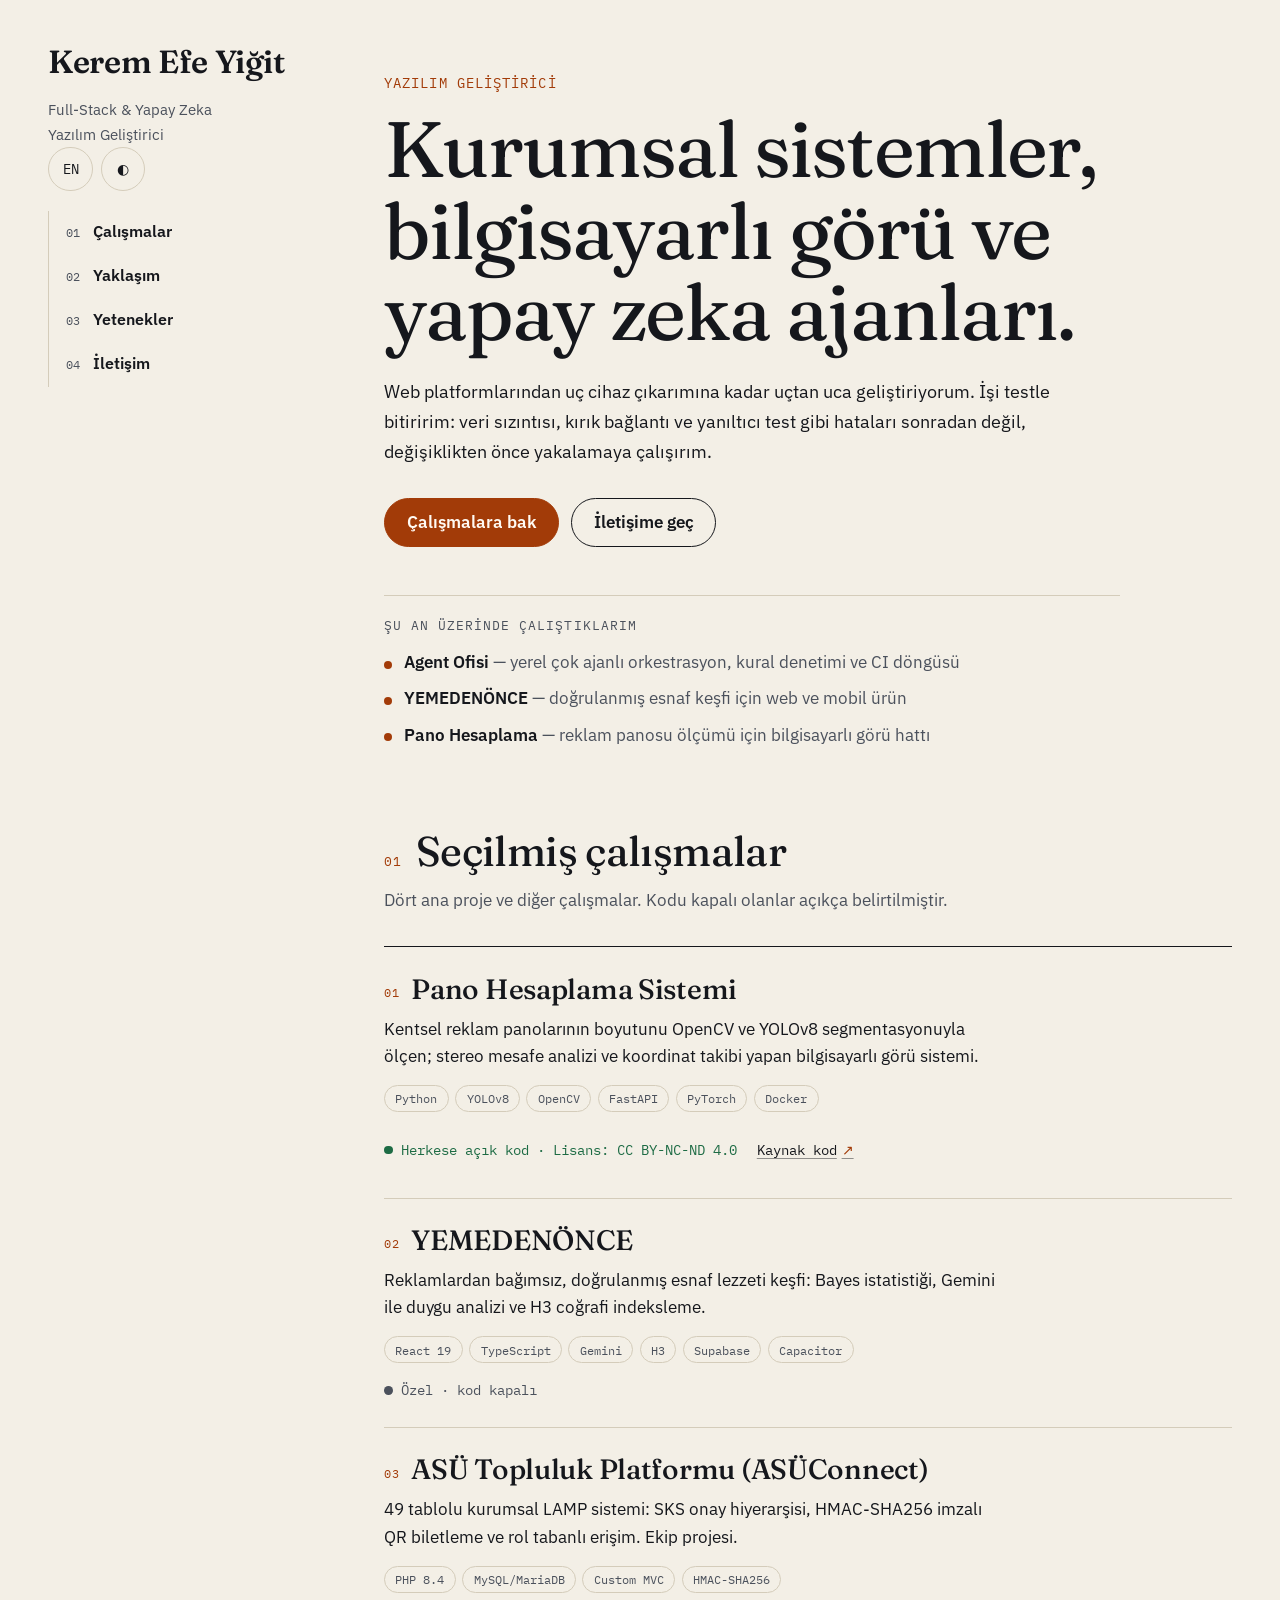
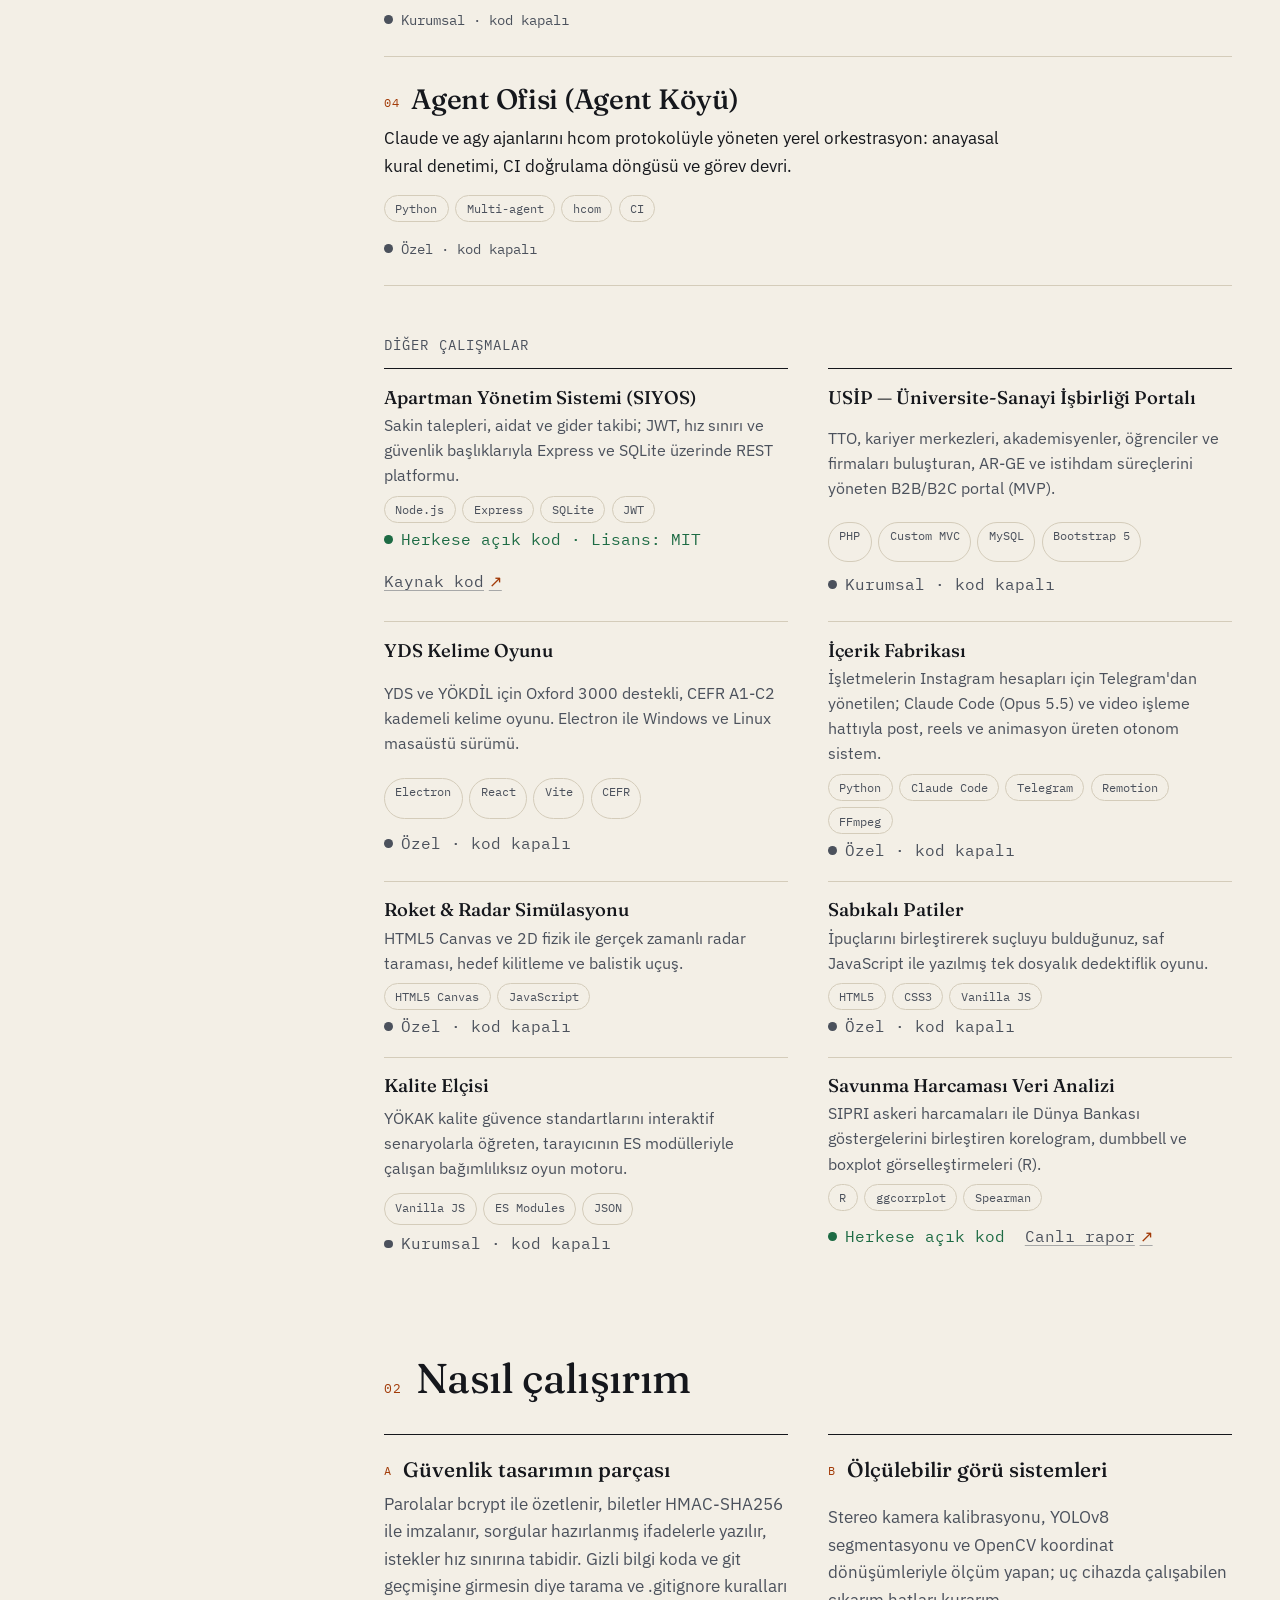
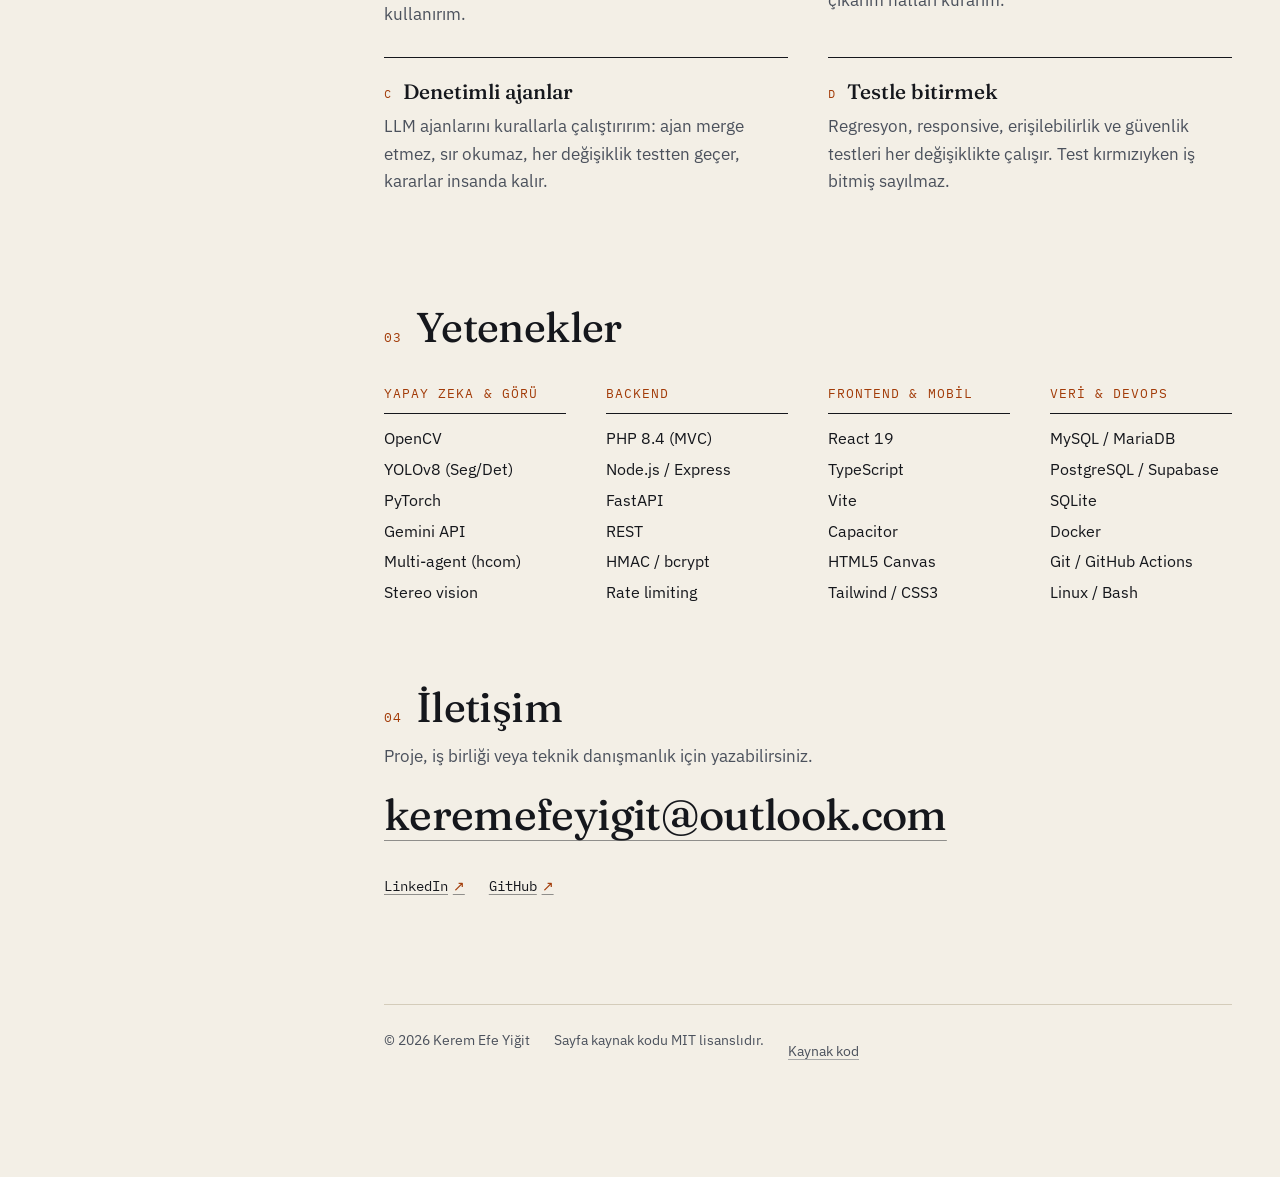
<file: index.html>
<!DOCTYPE html>
<html lang="tr">
<head>
<meta charset="utf-8">
<meta http-equiv="Content-Security-Policy" content="default-src 'none'; script-src 'self'; style-src 'self'; img-src 'self' data:; font-src 'self'; connect-src 'none'; base-uri 'none'; form-action 'none'; manifest-src 'none'">
<meta name="viewport" content="width=device-width, initial-scale=1">
<title>Kerem Efe Yiğit — Full-Stack &amp; Yapay Zeka Yazılım Geliştirici</title>
<meta name="description" content="Kerem Efe Yiğit: kurumsal web sistemleri, bilgisayarlı görü ve çok ajanlı yapay zeka orkestrasyonu geliştiren yazılımcı. Seçilmiş çalışmalar, yaklaşım ve iletişim.">
<meta name="referrer" content="strict-origin-when-cross-origin">
<meta name="color-scheme" content="light dark">
<meta name="theme-color" content="#f3efe6" media="(prefers-color-scheme: light)">
<meta name="theme-color" content="#101215" media="(prefers-color-scheme: dark)">
<link rel="canonical" href="https://keremefeyigit.github.io/">
<link rel="alternate" hreflang="tr" href="https://keremefeyigit.github.io/">
<link rel="alternate" hreflang="en" href="https://keremefeyigit.github.io/en/">
<link rel="alternate" hreflang="x-default" href="https://keremefeyigit.github.io/">
<link rel="icon" href="/assets/img/favicon.svg" type="image/svg+xml">
<meta property="og:type" content="website">
<meta property="og:site_name" content="Kerem Efe Yiğit">
<meta property="og:title" content="Kerem Efe Yiğit — Full-Stack &amp; Yapay Zeka Yazılım Geliştirici">
<meta property="og:description" content="Kerem Efe Yiğit: kurumsal web sistemleri, bilgisayarlı görü ve çok ajanlı yapay zeka orkestrasyonu geliştiren yazılımcı. Seçilmiş çalışmalar, yaklaşım ve iletişim.">
<meta property="og:url" content="https://keremefeyigit.github.io/">
<meta property="og:locale" content="tr_TR">
<meta property="og:image" content="https://keremefeyigit.github.io/assets/img/og.png">
<meta property="og:image:width" content="1200">
<meta property="og:image:height" content="630">
<meta property="og:image:alt" content="Kerem Efe Yiğit — Full-Stack &amp; Yapay Zeka Yazılım Geliştirici">
<meta name="twitter:card" content="summary_large_image">
<meta name="twitter:title" content="Kerem Efe Yiğit — Full-Stack &amp; Yapay Zeka Yazılım Geliştirici">
<meta name="twitter:description" content="Kerem Efe Yiğit: kurumsal web sistemleri, bilgisayarlı görü ve çok ajanlı yapay zeka orkestrasyonu geliştiren yazılımcı. Seçilmiş çalışmalar, yaklaşım ve iletişim.">
<meta name="twitter:image" content="https://keremefeyigit.github.io/assets/img/og.png">
<link rel="preload" href="/assets/fonts/fraunces-latin-wght-normal.woff2" as="font" type="font/woff2" crossorigin>
<link rel="preload" href="/assets/fonts/ibm-plex-sans-latin-400-normal.woff2" as="font" type="font/woff2" crossorigin>
<link rel="stylesheet" href="/assets/css/style.css">
<script src="/assets/js/theme.js"></script>
<script type="application/ld+json">
{
  "@context": "https://schema.org",
  "@type": "Person",
  "name": "Kerem Efe Yiğit",
  "url": "https://keremefeyigit.github.io/",
  "jobTitle": "Full-Stack & Yapay Zeka Yazılım Geliştirici",
  "inLanguage": "tr",
  "sameAs": [
    "https://github.com/keremefeyigit",
    "https://www.linkedin.com/in/kerem-efe-yi%C4%9Fit/"
  ],
  "knowsAbout": [
    "Computer vision",
    "OpenCV",
    "YOLOv8",
    "PHP",
    "Node.js",
    "React",
    "TypeScript",
    "Multi-agent systems"
  ]
}
</script>
</head>
<body>
<a class="skip" href="#main">İçeriğe geç</a>
<div class="shell">
<header class="rail">
  <div class="rail-top">
    <div>
      <a class="brand" href="/">Kerem Efe Yiğit</a>
      <p class="role">Full-Stack &amp; Yapay Zeka Yazılım Geliştirici</p>
    </div>
    <div class="tools">
      <a class="lang" href="/en/" hreflang="en" lang="en" title="English">EN</a>
      <button class="theme" type="button" data-theme-toggle data-label-dark="Koyu tema" data-label-light="Açık tema" aria-label="Tema değiştir" aria-pressed="false" hidden>&#9680;</button>
    </div>
  </div>
  <nav aria-label="Ana gezinme" data-nav><ol class="nav"><li><a href="#work"><span class="n">01</span>Çalışmalar</a></li><li><a href="#approach"><span class="n">02</span>Yaklaşım</a></li><li><a href="#skills"><span class="n">03</span>Yetenekler</a></li><li><a href="#contact"><span class="n">04</span>İletişim</a></li></ol></nav>
</header>
<main id="main">
  <section class="hero" aria-labelledby="hero-title">
    <p class="kicker">Yazılım geliştirici</p>
    <h1 id="hero-title">Kurumsal sistemler, bilgisayarlı görü ve yapay zeka ajanları.</h1>
    <p class="lead">Web platformlarından uç cihaz çıkarımına kadar uçtan uca geliştiriyorum. İşi testle bitiririm: veri sızıntısı, kırık bağlantı ve yanıltıcı test gibi hataları sonradan değil, değişiklikten önce yakalamaya çalışırım.</p>
    <p class="cta"><a class="btn" href="#work">Çalışmalara bak</a><a class="btn ghost" href="#contact">İletişime geç</a></p>
    <div class="now"><p class="now-title">Şu an üzerinde çalıştıklarım</p><ul><li><strong>Agent Ofisi</strong> <span>— yerel çok ajanlı orkestrasyon, kural denetimi ve CI döngüsü</span></li><li><strong>YEMEDENÖNCE</strong> <span>— doğrulanmış esnaf keşfi için web ve mobil ürün</span></li><li><strong>Pano Hesaplama</strong> <span>— reklam panosu ölçümü için bilgisayarlı görü hattı</span></li></ul></div>
  </section>

  <section id="work" aria-labelledby="work-title">
    <h2 id="work-title"><span class="n">01</span>Seçilmiş çalışmalar</h2>
    <p class="intro">Dört ana proje ve diğer çalışmalar. Kodu kapalı olanlar açıkça belirtilmiştir.</p>
    <ol class="featured"><li class="proj" id="p-pano"><h3>Pano Hesaplama Sistemi</h3><p>Kentsel reklam panolarının boyutunu OpenCV ve YOLOv8 segmentasyonuyla ölçen; stereo mesafe analizi ve koordinat takibi yapan bilgisayarlı görü sistemi.</p><ul class="tags"><li>Python</li><li>YOLOv8</li><li>OpenCV</li><li>FastAPI</li><li>PyTorch</li><li>Docker</li></ul><p class="meta"><span class="vis open">Herkese açık kod · Lisans: CC BY-NC-ND 4.0</span><span class="links"><a href="https://github.com/keremefeyigit/PanoHesaplamaSistemi" rel="noopener noreferrer" target="_blank">Kaynak kod</a></span></p></li><li class="proj" id="p-yemedenonce"><h3>YEMEDENÖNCE</h3><p>Reklamlardan bağımsız, doğrulanmış esnaf lezzeti keşfi: Bayes istatistiği, Gemini ile duygu analizi ve H3 coğrafi indeksleme.</p><ul class="tags"><li>React 19</li><li>TypeScript</li><li>Gemini</li><li>H3</li><li>Supabase</li><li>Capacitor</li></ul><p class="meta"><span class="vis private">Özel · kod kapalı</span></p></li><li class="proj" id="p-asu"><h3>ASÜ Topluluk Platformu (ASÜConnect)</h3><p>49 tablolu kurumsal LAMP sistemi: SKS onay hiyerarşisi, HMAC-SHA256 imzalı QR biletleme ve rol tabanlı erişim. Ekip projesi.</p><ul class="tags"><li>PHP 8.4</li><li>MySQL/MariaDB</li><li>Custom MVC</li><li>HMAC-SHA256</li></ul><p class="meta"><span class="vis corporate">Kurumsal · kod kapalı</span></p></li><li class="proj" id="p-agent"><h3>Agent Ofisi (Agent Köyü)</h3><p>Claude ve agy ajanlarını hcom protokolüyle yöneten yerel orkestrasyon: anayasal kural denetimi, CI doğrulama döngüsü ve görev devri.</p><ul class="tags"><li>Python</li><li>Multi-agent</li><li>hcom</li><li>CI</li></ul><p class="meta"><span class="vis private">Özel · kod kapalı</span></p></li></ol>
    <h3 class="more-title">Diğer çalışmalar</h3>
    <ul class="more"><li id="p-siyos"><h3>Apartman Yönetim Sistemi (SIYOS)</h3><p>Sakin talepleri, aidat ve gider takibi; JWT, hız sınırı ve güvenlik başlıklarıyla Express ve SQLite üzerinde REST platformu.</p><ul class="tags"><li>Node.js</li><li>Express</li><li>SQLite</li><li>JWT</li></ul><p class="meta"><span class="vis open">Herkese açık kod · Lisans: MIT</span><span class="links"><a href="https://github.com/keremefeyigit/Apartman-Yonetim-Sistemi" rel="noopener noreferrer" target="_blank">Kaynak kod</a></span></p></li><li id="p-usip"><h3>USİP — Üniversite-Sanayi İşbirliği Portalı</h3><p>TTO, kariyer merkezleri, akademisyenler, öğrenciler ve firmaları buluşturan, AR-GE ve istihdam süreçlerini yöneten B2B/B2C portal (MVP).</p><ul class="tags"><li>PHP</li><li>Custom MVC</li><li>MySQL</li><li>Bootstrap 5</li></ul><p class="meta"><span class="vis corporate">Kurumsal · kod kapalı</span></p></li><li id="p-yds"><h3>YDS Kelime Oyunu</h3><p>YDS ve YÖKDİL için Oxford 3000 destekli, CEFR A1-C2 kademeli kelime oyunu. Electron ile Windows ve Linux masaüstü sürümü.</p><ul class="tags"><li>Electron</li><li>React</li><li>Vite</li><li>CEFR</li></ul><p class="meta"><span class="vis private">Özel · kod kapalı</span></p></li><li id="p-icerik"><h3>İçerik Fabrikası</h3><p>İşletmelerin Instagram hesapları için Telegram&#x27;dan yönetilen; Claude Code (Opus 5.5) ve video işleme hattıyla post, reels ve animasyon üreten otonom sistem.</p><ul class="tags"><li>Python</li><li>Claude Code</li><li>Telegram</li><li>Remotion</li><li>FFmpeg</li></ul><p class="meta"><span class="vis private">Özel · kod kapalı</span></p></li><li id="p-roket"><h3>Roket &amp; Radar Simülasyonu</h3><p>HTML5 Canvas ve 2D fizik ile gerçek zamanlı radar taraması, hedef kilitleme ve balistik uçuş.</p><ul class="tags"><li>HTML5 Canvas</li><li>JavaScript</li></ul><p class="meta"><span class="vis private">Özel · kod kapalı</span></p></li><li id="p-sabikali"><h3>Sabıkalı Patiler</h3><p>İpuçlarını birleştirerek suçluyu bulduğunuz, saf JavaScript ile yazılmış tek dosyalık dedektiflik oyunu.</p><ul class="tags"><li>HTML5</li><li>CSS3</li><li>Vanilla JS</li></ul><p class="meta"><span class="vis private">Özel · kod kapalı</span></p></li><li id="p-kalite"><h3>Kalite Elçisi</h3><p>YÖKAK kalite güvence standartlarını interaktif senaryolarla öğreten, tarayıcının ES modülleriyle çalışan bağımlılıksız oyun motoru.</p><ul class="tags"><li>Vanilla JS</li><li>ES Modules</li><li>JSON</li></ul><p class="meta"><span class="vis corporate">Kurumsal · kod kapalı</span></p></li><li id="p-savunma"><h3>Savunma Harcaması Veri Analizi</h3><p>SIPRI askeri harcamaları ile Dünya Bankası göstergelerini birleştiren korelogram, dumbbell ve boxplot görselleştirmeleri (R).</p><ul class="tags"><li>R</li><li>ggcorrplot</li><li>Spearman</li></ul><p class="meta"><span class="vis open">Herkese açık kod</span><span class="links"><a href="https://yusakru.github.io/asu-savunma-harcamalari-veri-gorsellestirme/" rel="noopener noreferrer" target="_blank">Canlı rapor</a></span></p></li></ul>
  </section>

  <section id="approach" aria-labelledby="approach-title">
    <h2 id="approach-title"><span class="n">02</span>Nasıl çalışırım</h2>
    <ol class="principles"><li><h3>Güvenlik tasarımın parçası</h3><p>Parolalar bcrypt ile özetlenir, biletler HMAC-SHA256 ile imzalanır, sorgular hazırlanmış ifadelerle yazılır, istekler hız sınırına tabidir. Gizli bilgi koda ve git geçmişine girmesin diye tarama ve .gitignore kuralları kullanırım.</p></li><li><h3>Ölçülebilir görü sistemleri</h3><p>Stereo kamera kalibrasyonu, YOLOv8 segmentasyonu ve OpenCV koordinat dönüşümleriyle ölçüm yapan; uç cihazda çalışabilen çıkarım hatları kurarım.</p></li><li><h3>Denetimli ajanlar</h3><p>LLM ajanlarını kurallarla çalıştırırım: ajan merge etmez, sır okumaz, her değişiklik testten geçer, kararlar insanda kalır.</p></li><li><h3>Testle bitirmek</h3><p>Regresyon, responsive, erişilebilirlik ve güvenlik testleri her değişiklikte çalışır. Test kırmızıyken iş bitmiş sayılmaz.</p></li></ol>
  </section>

  <section id="skills" aria-labelledby="skills-title">
    <h2 id="skills-title"><span class="n">03</span>Yetenekler</h2>
    <div class="skills"><div><h3>Yapay zeka &amp; görü</h3><ul><li>OpenCV</li><li>YOLOv8 (Seg/Det)</li><li>PyTorch</li><li>Gemini API</li><li>Multi-agent (hcom)</li><li>Stereo vision</li></ul></div><div><h3>Backend</h3><ul><li>PHP 8.4 (MVC)</li><li>Node.js / Express</li><li>FastAPI</li><li>REST</li><li>HMAC / bcrypt</li><li>Rate limiting</li></ul></div><div><h3>Frontend &amp; mobil</h3><ul><li>React 19</li><li>TypeScript</li><li>Vite</li><li>Capacitor</li><li>HTML5 Canvas</li><li>Tailwind / CSS3</li></ul></div><div><h3>Veri &amp; DevOps</h3><ul><li>MySQL / MariaDB</li><li>PostgreSQL / Supabase</li><li>SQLite</li><li>Docker</li><li>Git / GitHub Actions</li><li>Linux / Bash</li></ul></div></div>
  </section>

  <section id="contact" aria-labelledby="contact-title">
    <h2 id="contact-title"><span class="n">04</span>İletişim</h2>
    <p class="intro">Proje, iş birliği veya teknik danışmanlık için yazabilirsiniz.</p>
    <a class="contact-mail" href="#contact" data-mail-user="keremefeyigit" data-mail-domain="outlook.com">keremefeyigit [at] outlook.com</a>
    <p class="contact-links">
      <a href="https://www.linkedin.com/in/kerem-efe-yi%C4%9Fit/" rel="noopener noreferrer" target="_blank">LinkedIn</a>
      <a href="https://github.com/keremefeyigit" rel="noopener noreferrer" target="_blank">GitHub</a>
    </p>
  </section>

  <footer>
    <span>© 2026 Kerem Efe Yiğit</span>
    <span>Sayfa kaynak kodu MIT lisanslıdır.</span>
    <a href="https://github.com/keremefeyigit/keremefeyigit.github.io" rel="noopener noreferrer" target="_blank">Kaynak kod</a>
  </footer>
</main>
</div>
<script src="/assets/js/main.js" defer></script>
</body>
</html>
</file>
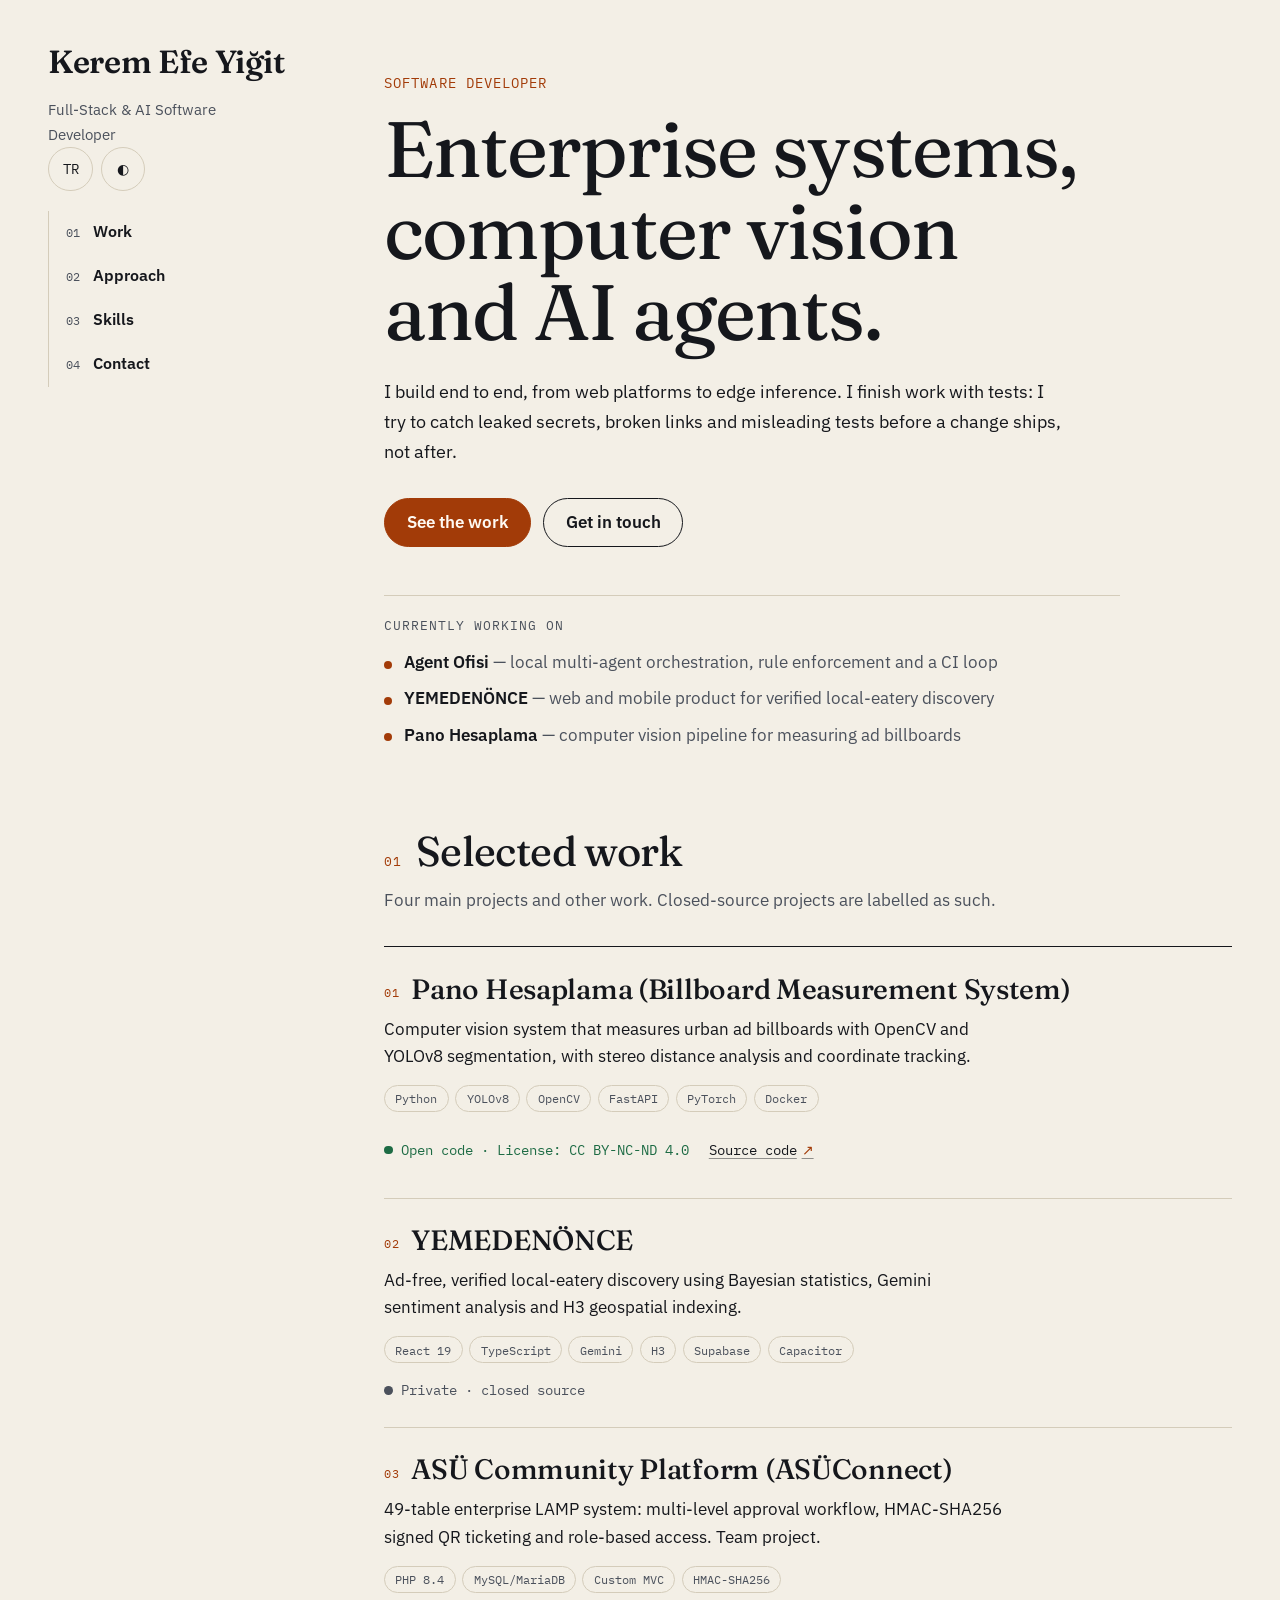
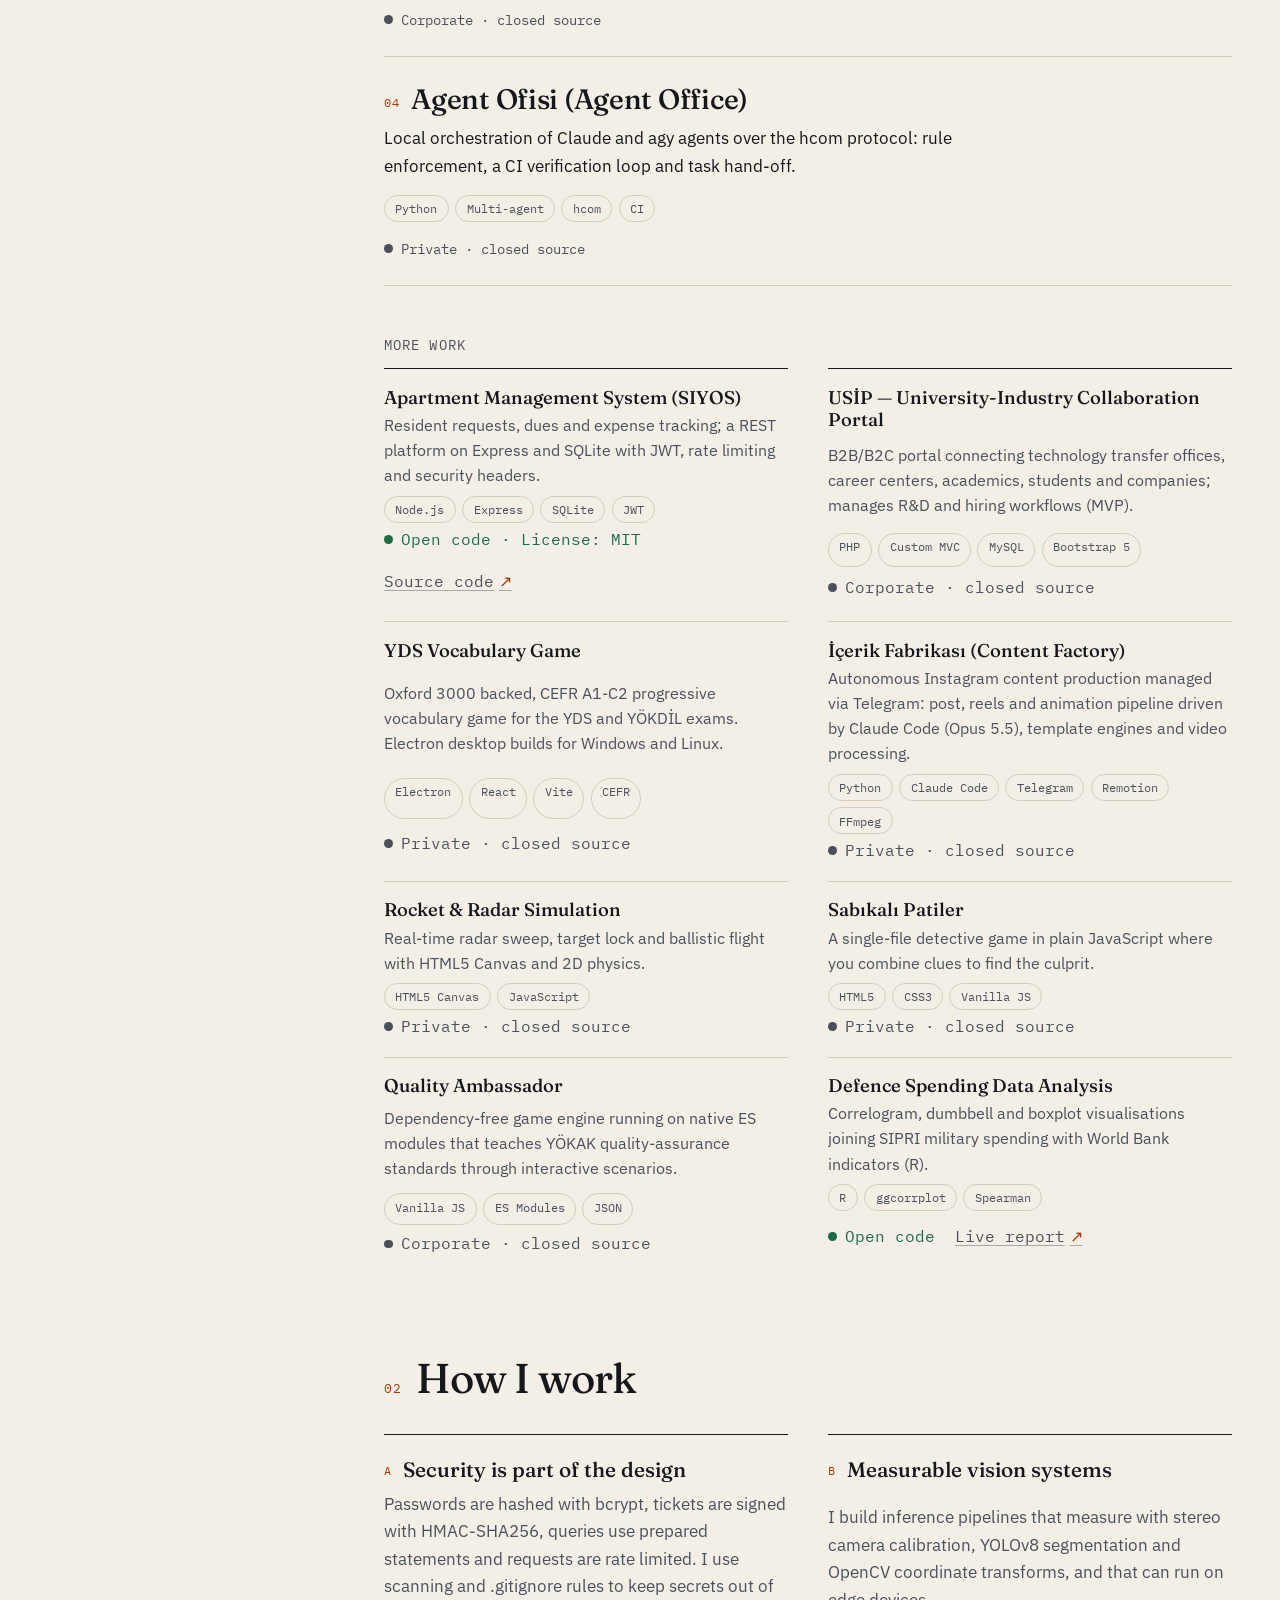
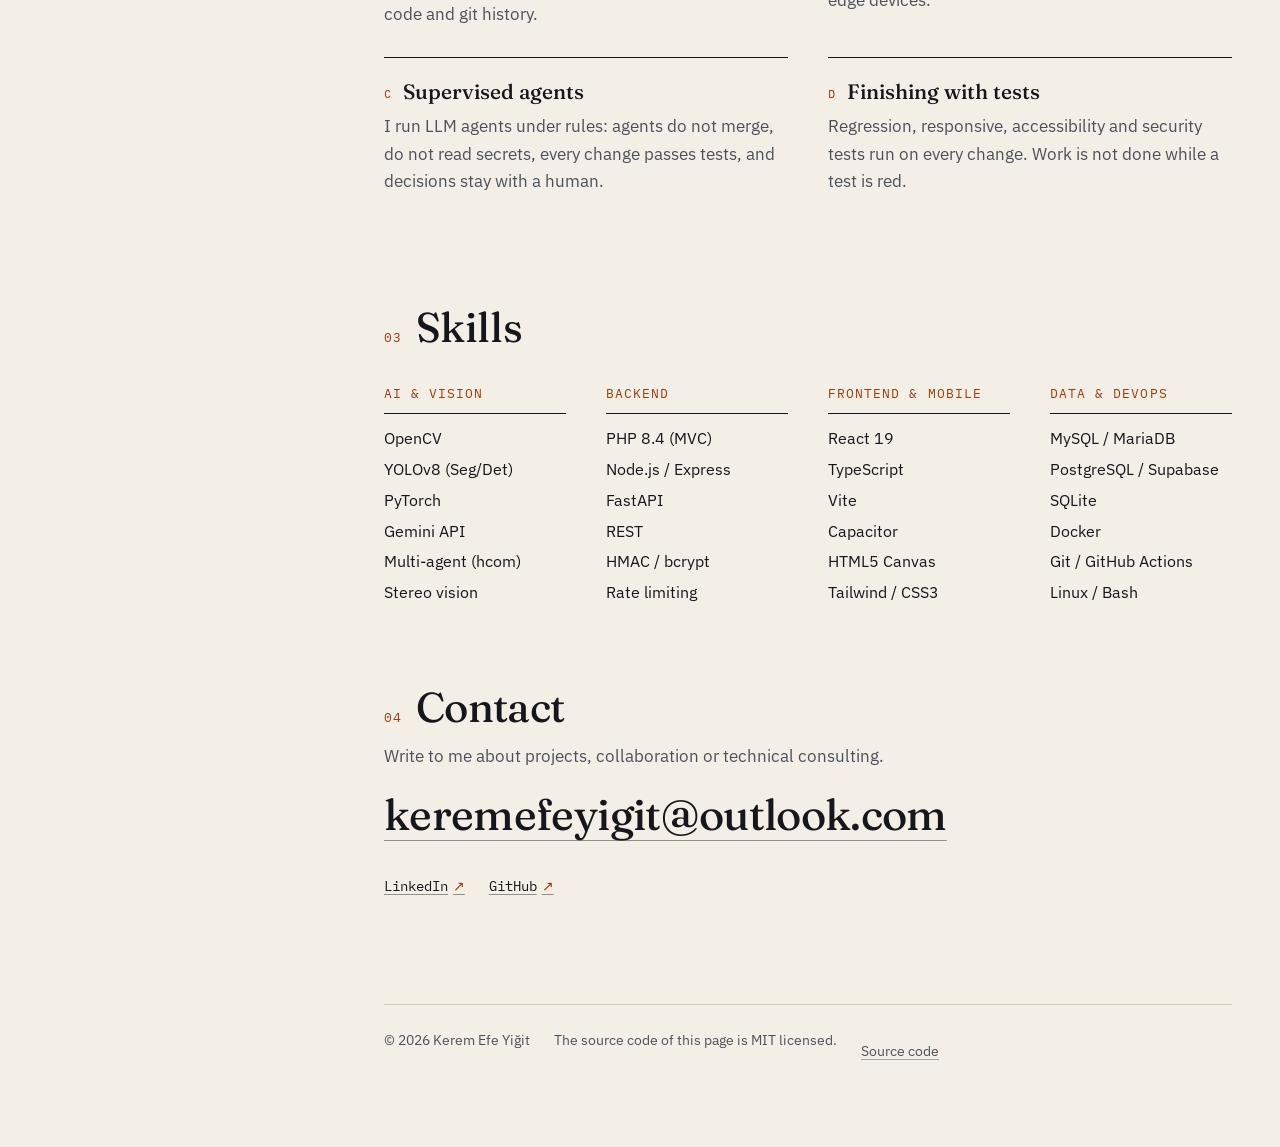
<file: en/index.html>
<!DOCTYPE html>
<html lang="en">
<head>
<meta charset="utf-8">
<meta http-equiv="Content-Security-Policy" content="default-src 'none'; script-src 'self'; style-src 'self'; img-src 'self' data:; font-src 'self'; connect-src 'none'; base-uri 'none'; form-action 'none'; manifest-src 'none'">
<meta name="viewport" content="width=device-width, initial-scale=1">
<title>Kerem Efe Yiğit — Full-Stack &amp; AI Software Developer</title>
<meta name="description" content="Kerem Efe Yiğit: software developer building enterprise web systems, computer vision and multi-agent AI orchestration. Selected work, approach and contact.">
<meta name="referrer" content="strict-origin-when-cross-origin">
<meta name="color-scheme" content="light dark">
<meta name="theme-color" content="#f3efe6" media="(prefers-color-scheme: light)">
<meta name="theme-color" content="#101215" media="(prefers-color-scheme: dark)">
<link rel="canonical" href="https://keremefeyigit.github.io/en/">
<link rel="alternate" hreflang="tr" href="https://keremefeyigit.github.io/">
<link rel="alternate" hreflang="en" href="https://keremefeyigit.github.io/en/">
<link rel="alternate" hreflang="x-default" href="https://keremefeyigit.github.io/">
<link rel="icon" href="/assets/img/favicon.svg" type="image/svg+xml">
<meta property="og:type" content="website">
<meta property="og:site_name" content="Kerem Efe Yiğit">
<meta property="og:title" content="Kerem Efe Yiğit — Full-Stack &amp; AI Software Developer">
<meta property="og:description" content="Kerem Efe Yiğit: software developer building enterprise web systems, computer vision and multi-agent AI orchestration. Selected work, approach and contact.">
<meta property="og:url" content="https://keremefeyigit.github.io/en/">
<meta property="og:locale" content="en_US">
<meta property="og:image" content="https://keremefeyigit.github.io/assets/img/og.png">
<meta property="og:image:width" content="1200">
<meta property="og:image:height" content="630">
<meta property="og:image:alt" content="Kerem Efe Yiğit — Full-Stack &amp; AI Software Developer">
<meta name="twitter:card" content="summary_large_image">
<meta name="twitter:title" content="Kerem Efe Yiğit — Full-Stack &amp; AI Software Developer">
<meta name="twitter:description" content="Kerem Efe Yiğit: software developer building enterprise web systems, computer vision and multi-agent AI orchestration. Selected work, approach and contact.">
<meta name="twitter:image" content="https://keremefeyigit.github.io/assets/img/og.png">
<link rel="preload" href="/assets/fonts/fraunces-latin-wght-normal.woff2" as="font" type="font/woff2" crossorigin>
<link rel="preload" href="/assets/fonts/ibm-plex-sans-latin-400-normal.woff2" as="font" type="font/woff2" crossorigin>
<link rel="stylesheet" href="/assets/css/style.css">
<script src="/assets/js/theme.js"></script>
<script type="application/ld+json">
{
  "@context": "https://schema.org",
  "@type": "Person",
  "name": "Kerem Efe Yiğit",
  "url": "https://keremefeyigit.github.io/en/",
  "jobTitle": "Full-Stack & AI Software Developer",
  "inLanguage": "en",
  "sameAs": [
    "https://github.com/keremefeyigit",
    "https://www.linkedin.com/in/kerem-efe-yi%C4%9Fit/"
  ],
  "knowsAbout": [
    "Computer vision",
    "OpenCV",
    "YOLOv8",
    "PHP",
    "Node.js",
    "React",
    "TypeScript",
    "Multi-agent systems"
  ]
}
</script>
</head>
<body>
<a class="skip" href="#main">Skip to content</a>
<div class="shell">
<header class="rail">
  <div class="rail-top">
    <div>
      <a class="brand" href="/en/">Kerem Efe Yiğit</a>
      <p class="role">Full-Stack &amp; AI Software Developer</p>
    </div>
    <div class="tools">
      <a class="lang" href="/" hreflang="tr" lang="tr" title="Türkçe">TR</a>
      <button class="theme" type="button" data-theme-toggle data-label-dark="Dark theme" data-label-light="Light theme" aria-label="Toggle theme" aria-pressed="false" hidden>&#9680;</button>
    </div>
  </div>
  <nav aria-label="Main navigation" data-nav><ol class="nav"><li><a href="#work"><span class="n">01</span>Work</a></li><li><a href="#approach"><span class="n">02</span>Approach</a></li><li><a href="#skills"><span class="n">03</span>Skills</a></li><li><a href="#contact"><span class="n">04</span>Contact</a></li></ol></nav>
</header>
<main id="main">
  <section class="hero" aria-labelledby="hero-title">
    <p class="kicker">Software developer</p>
    <h1 id="hero-title">Enterprise systems, computer vision and AI agents.</h1>
    <p class="lead">I build end to end, from web platforms to edge inference. I finish work with tests: I try to catch leaked secrets, broken links and misleading tests before a change ships, not after.</p>
    <p class="cta"><a class="btn" href="#work">See the work</a><a class="btn ghost" href="#contact">Get in touch</a></p>
    <div class="now"><p class="now-title">Currently working on</p><ul><li><strong>Agent Ofisi</strong> <span>— local multi-agent orchestration, rule enforcement and a CI loop</span></li><li><strong>YEMEDENÖNCE</strong> <span>— web and mobile product for verified local-eatery discovery</span></li><li><strong>Pano Hesaplama</strong> <span>— computer vision pipeline for measuring ad billboards</span></li></ul></div>
  </section>

  <section id="work" aria-labelledby="work-title">
    <h2 id="work-title"><span class="n">01</span>Selected work</h2>
    <p class="intro">Four main projects and other work. Closed-source projects are labelled as such.</p>
    <ol class="featured"><li class="proj" id="p-pano"><h3>Pano Hesaplama (Billboard Measurement System)</h3><p>Computer vision system that measures urban ad billboards with OpenCV and YOLOv8 segmentation, with stereo distance analysis and coordinate tracking.</p><ul class="tags"><li>Python</li><li>YOLOv8</li><li>OpenCV</li><li>FastAPI</li><li>PyTorch</li><li>Docker</li></ul><p class="meta"><span class="vis open">Open code · License: CC BY-NC-ND 4.0</span><span class="links"><a href="https://github.com/keremefeyigit/PanoHesaplamaSistemi" rel="noopener noreferrer" target="_blank">Source code</a></span></p></li><li class="proj" id="p-yemedenonce"><h3>YEMEDENÖNCE</h3><p>Ad-free, verified local-eatery discovery using Bayesian statistics, Gemini sentiment analysis and H3 geospatial indexing.</p><ul class="tags"><li>React 19</li><li>TypeScript</li><li>Gemini</li><li>H3</li><li>Supabase</li><li>Capacitor</li></ul><p class="meta"><span class="vis private">Private · closed source</span></p></li><li class="proj" id="p-asu"><h3>ASÜ Community Platform (ASÜConnect)</h3><p>49-table enterprise LAMP system: multi-level approval workflow, HMAC-SHA256 signed QR ticketing and role-based access. Team project.</p><ul class="tags"><li>PHP 8.4</li><li>MySQL/MariaDB</li><li>Custom MVC</li><li>HMAC-SHA256</li></ul><p class="meta"><span class="vis corporate">Corporate · closed source</span></p></li><li class="proj" id="p-agent"><h3>Agent Ofisi (Agent Office)</h3><p>Local orchestration of Claude and agy agents over the hcom protocol: rule enforcement, a CI verification loop and task hand-off.</p><ul class="tags"><li>Python</li><li>Multi-agent</li><li>hcom</li><li>CI</li></ul><p class="meta"><span class="vis private">Private · closed source</span></p></li></ol>
    <h3 class="more-title">More work</h3>
    <ul class="more"><li id="p-siyos"><h3>Apartment Management System (SIYOS)</h3><p>Resident requests, dues and expense tracking; a REST platform on Express and SQLite with JWT, rate limiting and security headers.</p><ul class="tags"><li>Node.js</li><li>Express</li><li>SQLite</li><li>JWT</li></ul><p class="meta"><span class="vis open">Open code · License: MIT</span><span class="links"><a href="https://github.com/keremefeyigit/Apartman-Yonetim-Sistemi" rel="noopener noreferrer" target="_blank">Source code</a></span></p></li><li id="p-usip"><h3>USİP — University-Industry Collaboration Portal</h3><p>B2B/B2C portal connecting technology transfer offices, career centers, academics, students and companies; manages R&amp;D and hiring workflows (MVP).</p><ul class="tags"><li>PHP</li><li>Custom MVC</li><li>MySQL</li><li>Bootstrap 5</li></ul><p class="meta"><span class="vis corporate">Corporate · closed source</span></p></li><li id="p-yds"><h3>YDS Vocabulary Game</h3><p>Oxford 3000 backed, CEFR A1-C2 progressive vocabulary game for the YDS and YÖKDİL exams. Electron desktop builds for Windows and Linux.</p><ul class="tags"><li>Electron</li><li>React</li><li>Vite</li><li>CEFR</li></ul><p class="meta"><span class="vis private">Private · closed source</span></p></li><li id="p-icerik"><h3>İçerik Fabrikası (Content Factory)</h3><p>Autonomous Instagram content production managed via Telegram: post, reels and animation pipeline driven by Claude Code (Opus 5.5), template engines and video processing.</p><ul class="tags"><li>Python</li><li>Claude Code</li><li>Telegram</li><li>Remotion</li><li>FFmpeg</li></ul><p class="meta"><span class="vis private">Private · closed source</span></p></li><li id="p-roket"><h3>Rocket &amp; Radar Simulation</h3><p>Real-time radar sweep, target lock and ballistic flight with HTML5 Canvas and 2D physics.</p><ul class="tags"><li>HTML5 Canvas</li><li>JavaScript</li></ul><p class="meta"><span class="vis private">Private · closed source</span></p></li><li id="p-sabikali"><h3>Sabıkalı Patiler</h3><p>A single-file detective game in plain JavaScript where you combine clues to find the culprit.</p><ul class="tags"><li>HTML5</li><li>CSS3</li><li>Vanilla JS</li></ul><p class="meta"><span class="vis private">Private · closed source</span></p></li><li id="p-kalite"><h3>Quality Ambassador</h3><p>Dependency-free game engine running on native ES modules that teaches YÖKAK quality-assurance standards through interactive scenarios.</p><ul class="tags"><li>Vanilla JS</li><li>ES Modules</li><li>JSON</li></ul><p class="meta"><span class="vis corporate">Corporate · closed source</span></p></li><li id="p-savunma"><h3>Defence Spending Data Analysis</h3><p>Correlogram, dumbbell and boxplot visualisations joining SIPRI military spending with World Bank indicators (R).</p><ul class="tags"><li>R</li><li>ggcorrplot</li><li>Spearman</li></ul><p class="meta"><span class="vis open">Open code</span><span class="links"><a href="https://yusakru.github.io/asu-savunma-harcamalari-veri-gorsellestirme/" rel="noopener noreferrer" target="_blank">Live report</a></span></p></li></ul>
  </section>

  <section id="approach" aria-labelledby="approach-title">
    <h2 id="approach-title"><span class="n">02</span>How I work</h2>
    <ol class="principles"><li><h3>Security is part of the design</h3><p>Passwords are hashed with bcrypt, tickets are signed with HMAC-SHA256, queries use prepared statements and requests are rate limited. I use scanning and .gitignore rules to keep secrets out of code and git history.</p></li><li><h3>Measurable vision systems</h3><p>I build inference pipelines that measure with stereo camera calibration, YOLOv8 segmentation and OpenCV coordinate transforms, and that can run on edge devices.</p></li><li><h3>Supervised agents</h3><p>I run LLM agents under rules: agents do not merge, do not read secrets, every change passes tests, and decisions stay with a human.</p></li><li><h3>Finishing with tests</h3><p>Regression, responsive, accessibility and security tests run on every change. Work is not done while a test is red.</p></li></ol>
  </section>

  <section id="skills" aria-labelledby="skills-title">
    <h2 id="skills-title"><span class="n">03</span>Skills</h2>
    <div class="skills"><div><h3>AI &amp; vision</h3><ul><li>OpenCV</li><li>YOLOv8 (Seg/Det)</li><li>PyTorch</li><li>Gemini API</li><li>Multi-agent (hcom)</li><li>Stereo vision</li></ul></div><div><h3>Backend</h3><ul><li>PHP 8.4 (MVC)</li><li>Node.js / Express</li><li>FastAPI</li><li>REST</li><li>HMAC / bcrypt</li><li>Rate limiting</li></ul></div><div><h3>Frontend &amp; mobile</h3><ul><li>React 19</li><li>TypeScript</li><li>Vite</li><li>Capacitor</li><li>HTML5 Canvas</li><li>Tailwind / CSS3</li></ul></div><div><h3>Data &amp; DevOps</h3><ul><li>MySQL / MariaDB</li><li>PostgreSQL / Supabase</li><li>SQLite</li><li>Docker</li><li>Git / GitHub Actions</li><li>Linux / Bash</li></ul></div></div>
  </section>

  <section id="contact" aria-labelledby="contact-title">
    <h2 id="contact-title"><span class="n">04</span>Contact</h2>
    <p class="intro">Write to me about projects, collaboration or technical consulting.</p>
    <a class="contact-mail" href="#contact" data-mail-user="keremefeyigit" data-mail-domain="outlook.com">keremefeyigit [at] outlook.com</a>
    <p class="contact-links">
      <a href="https://www.linkedin.com/in/kerem-efe-yi%C4%9Fit/" rel="noopener noreferrer" target="_blank">LinkedIn</a>
      <a href="https://github.com/keremefeyigit" rel="noopener noreferrer" target="_blank">GitHub</a>
    </p>
  </section>

  <footer>
    <span>© 2026 Kerem Efe Yiğit</span>
    <span>The source code of this page is MIT licensed.</span>
    <a href="https://github.com/keremefeyigit/keremefeyigit.github.io" rel="noopener noreferrer" target="_blank">Source code</a>
  </footer>
</main>
</div>
<script src="/assets/js/main.js" defer></script>
</body>
</html>
</file>
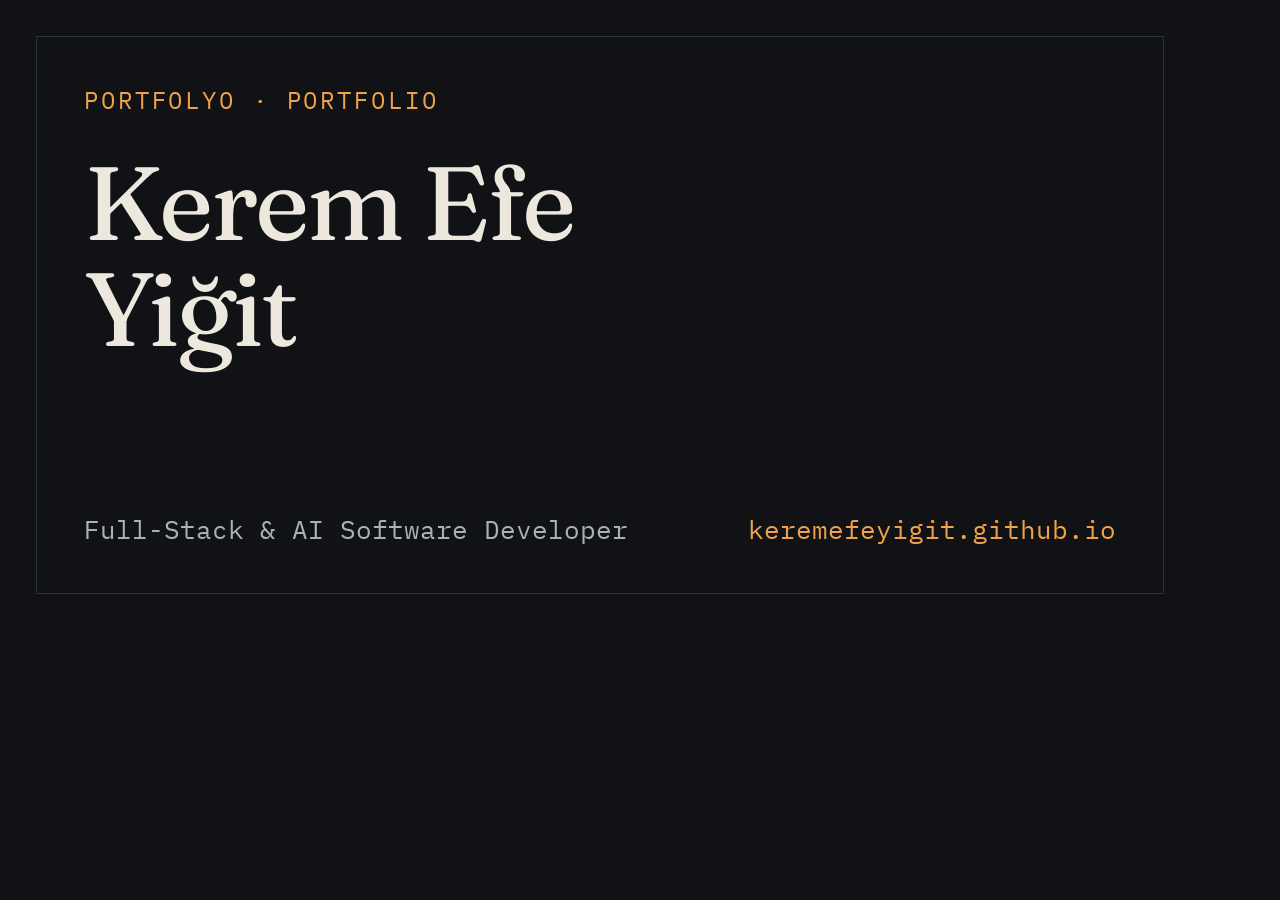
<file: tools/og.html>
<!doctype html>
<html lang="tr"><head><meta charset="utf-8">
<style>
@font-face{font-family:"Fraunces";font-weight:100 900;src:url("../assets/fonts/fraunces-latin-wght-normal.woff2") format("woff2");unicode-range:U+0000-00FF,U+0131,U+2000-206F}
@font-face{font-family:"Fraunces";font-weight:100 900;src:url("../assets/fonts/fraunces-latin-ext-wght-normal.woff2") format("woff2");unicode-range:U+0100-02BA,U+1E00-1E9F}
@font-face{font-family:"IBM Plex Mono";font-weight:400;src:url("../assets/fonts/ibm-plex-mono-latin-400-normal.woff2") format("woff2");unicode-range:U+0000-00FF,U+0131,U+2000-206F}
@font-face{font-family:"IBM Plex Mono";font-weight:400;src:url("../assets/fonts/ibm-plex-mono-latin-ext-400-normal.woff2") format("woff2");unicode-range:U+0100-02BA,U+1E00-1E9F}
*{box-sizing:border-box;margin:0}
body{width:1200px;height:630px;background:#101215;color:#ece8de;font-family:"Fraunces",Georgia,serif;position:relative;overflow:hidden}
.frame{position:absolute;inset:36px;border:1px solid #2c323b}
.kicker{position:absolute;left:84px;top:84px;font-family:"IBM Plex Mono",monospace;font-size:24px;letter-spacing:.12em;color:#f0a24a}
h1{position:absolute;left:84px;top:150px;width:1000px;font-weight:420;font-size:104px;line-height:1.02;letter-spacing:-.025em}
.role{position:absolute;left:84px;bottom:84px;font-family:"IBM Plex Mono",monospace;font-size:26px;color:#aab0ba}
.url{position:absolute;right:84px;bottom:84px;font-family:"IBM Plex Mono",monospace;font-size:26px;color:#f0a24a}
</style></head>
<body><div class="frame"></div>
<p class="kicker">PORTFOLYO · PORTFOLIO</p>
<h1>Kerem Efe<br>Yiğit</h1>
<p class="role">Full-Stack &amp; AI Software Developer</p>
<p class="url">keremefeyigit.github.io</p>
</body></html>
</file>
<file: assets/css/style.css>
/* Kerem Efe Yiğit — portfolyo. Dış kaynak yok: yazı tipleri yerel, CSP 'self'. */

/* ---------- Yazı tipleri (OFL, bkz. assets/fonts/LICENSE-*.txt) ---------- */
@font-face { font-family: "Fraunces"; font-weight: 100 900; font-display: swap;
  src: url("/assets/fonts/fraunces-latin-wght-normal.woff2") format("woff2");
  unicode-range: U+0000-00FF, U+0131, U+0152-0153, U+02BB-02BC, U+02C6, U+02DA, U+02DC, U+2000-206F, U+2074, U+20AC, U+2122, U+2191, U+2193, U+2212, U+2215, U+FEFF, U+FFFD; }
@font-face { font-family: "IBM Plex Sans"; font-weight: 400; font-display: swap;
  src: url("/assets/fonts/ibm-plex-sans-latin-400-normal.woff2") format("woff2");
  unicode-range: U+0000-00FF, U+0131, U+0152-0153, U+02BB-02BC, U+02C6, U+02DA, U+02DC, U+2000-206F, U+2074, U+20AC, U+2122, U+2191, U+2193, U+2212, U+2215, U+FEFF, U+FFFD; }
@font-face { font-family: "IBM Plex Sans"; font-weight: 600; font-display: swap;
  src: url("/assets/fonts/ibm-plex-sans-latin-600-normal.woff2") format("woff2");
  unicode-range: U+0000-00FF, U+0131, U+0152-0153, U+02BB-02BC, U+02C6, U+02DA, U+02DC, U+2000-206F, U+2074, U+20AC, U+2122, U+2191, U+2193, U+2212, U+2215, U+FEFF, U+FFFD; }
@font-face { font-family: "IBM Plex Mono"; font-weight: 400; font-display: swap;
  src: url("/assets/fonts/ibm-plex-mono-latin-400-normal.woff2") format("woff2");
  unicode-range: U+0000-00FF, U+0131, U+0152-0153, U+02BB-02BC, U+02C6, U+02DA, U+02DC, U+2000-206F, U+2074, U+20AC, U+2122, U+2191, U+2193, U+2212, U+2215, U+FEFF, U+FFFD; }
@font-face { font-family: "Fraunces"; font-weight: 100 900; font-display: swap;
  src: url("/assets/fonts/fraunces-latin-ext-wght-normal.woff2") format("woff2");
  unicode-range: U+0100-02BA, U+02BD-02C5, U+02C7-02CC, U+02CE-02D7, U+02DD-02FF, U+0304, U+0308, U+0329, U+1D00-1DBF, U+1E00-1E9F, U+1EF2-1EFF, U+2020, U+20A0-20AB, U+20AD-20C0, U+2113, U+2C60-2C7F, U+A720-A7FF; }
@font-face { font-family: "IBM Plex Sans"; font-weight: 400; font-display: swap;
  src: url("/assets/fonts/ibm-plex-sans-latin-ext-400-normal.woff2") format("woff2");
  unicode-range: U+0100-02BA, U+02BD-02C5, U+02C7-02CC, U+02CE-02D7, U+02DD-02FF, U+0304, U+0308, U+0329, U+1D00-1DBF, U+1E00-1E9F, U+1EF2-1EFF, U+2020, U+20A0-20AB, U+20AD-20C0, U+2113, U+2C60-2C7F, U+A720-A7FF; }
@font-face { font-family: "IBM Plex Sans"; font-weight: 600; font-display: swap;
  src: url("/assets/fonts/ibm-plex-sans-latin-ext-600-normal.woff2") format("woff2");
  unicode-range: U+0100-02BA, U+02BD-02C5, U+02C7-02CC, U+02CE-02D7, U+02DD-02FF, U+0304, U+0308, U+0329, U+1D00-1DBF, U+1E00-1E9F, U+1EF2-1EFF, U+2020, U+20A0-20AB, U+20AD-20C0, U+2113, U+2C60-2C7F, U+A720-A7FF; }
@font-face { font-family: "IBM Plex Mono"; font-weight: 400; font-display: swap;
  src: url("/assets/fonts/ibm-plex-mono-latin-ext-400-normal.woff2") format("woff2");
  unicode-range: U+0100-02BA, U+02BD-02C5, U+02C7-02CC, U+02CE-02D7, U+02DD-02FF, U+0304, U+0308, U+0329, U+1D00-1DBF, U+1E00-1E9F, U+1EF2-1EFF, U+2020, U+20A0-20AB, U+20AD-20C0, U+2113, U+2C60-2C7F, U+A720-A7FF; }

/* ---------- Tasarım değerleri ---------- */
:root {
  color-scheme: light dark;
  --bg: #f3efe6;
  --surface: #faf7f0;
  --ink: #15171c;
  --muted: #4b515c;
  --rule: #d4ccba;
  --accent: #a23b08;
  --accent-ink: #fffaf3;
  --ok: #1d6b44;
  --focus: #a23b08;
  --font-display: "Fraunces", "Iowan Old Style", "Palatino Linotype", Georgia, serif;
  --font-body: "IBM Plex Sans", system-ui, -apple-system, "Segoe UI", Roboto, sans-serif;
  --font-mono: "IBM Plex Mono", ui-monospace, "SFMono-Regular", Menlo, Consolas, monospace;
  --measure: 62ch;
  --rail: 17rem;
  --gap: clamp(1rem, 4vw, 2rem);
}
@media (prefers-color-scheme: dark) {
  :root:not([data-theme="light"]) {
    --bg: #101215; --surface: #171a1f; --ink: #ece8de; --muted: #aab0ba; --rule: #2c323b;
    --accent: #f0a24a; --accent-ink: #1a1206; --ok: #6fd1a0; --focus: #f0a24a;
  }
}
:root[data-theme="dark"] {
  --bg: #101215; --surface: #171a1f; --ink: #ece8de; --muted: #aab0ba; --rule: #2c323b;
  --accent: #f0a24a; --accent-ink: #1a1206; --ok: #6fd1a0; --focus: #f0a24a;
}

/* ---------- Temel ---------- */
*, *::before, *::after { box-sizing: border-box; }
[hidden] { display: none !important; }
html { -webkit-text-size-adjust: 100%; text-size-adjust: 100%; scroll-behavior: smooth; scroll-padding-top: 1.5rem; }
body {
  margin: 0; background: var(--bg); color: var(--ink);
  font-family: var(--font-body); font-size: 1.0625rem; line-height: 1.62;
  font-synthesis: none; text-rendering: optimizeLegibility;
  overflow-wrap: anywhere;
}
img, svg { max-width: 100%; display: block; }
a { color: inherit; text-decoration-color: color-mix(in srgb, currentColor 45%, transparent); text-underline-offset: 0.22em; text-decoration-thickness: 1px; }
a:hover { text-decoration-color: currentColor; text-decoration-thickness: 2px; }
:focus-visible { outline: 3px solid var(--focus); outline-offset: 3px; border-radius: 2px; }
::selection { background: var(--accent); color: var(--accent-ink); }
h1, h2, h3, p, ul, ol { margin: 0; }
ul, ol { padding: 0; list-style: none; }
.mono, .n, .kicker, .tags, .vis, .lang, .links, .now-title { font-family: var(--font-mono); }

.skip { position: absolute; left: 0.75rem; top: -4rem; z-index: 10; background: var(--ink); color: var(--bg);
  padding: 0.7rem 1rem; border-radius: 4px; text-decoration: none; font-weight: 600; }
.skip:focus { top: 0.75rem; }

/* ---------- Yerleşim ---------- */
.shell { display: grid; grid-template-columns: minmax(0, 1fr); max-width: 78rem; margin-inline: auto; padding-inline: var(--gap); }
main { padding-bottom: 4rem; min-width: 0; }

.rail { padding-block: 1rem 0.5rem; display: grid; gap: 0.75rem; }
.rail-top { display: flex; align-items: center; justify-content: space-between; gap: 1rem; }
.brand { font-family: var(--font-display); font-weight: 600; font-size: 1.35rem; line-height: 1.1; letter-spacing: -0.01em;
  text-decoration: none; display: inline-block; min-height: 44px; padding-block: 0.4rem; }
.role { display: none; color: var(--muted); font-size: 0.95rem; max-width: 22ch; }
.tools { display: flex; gap: 0.5rem; align-items: center; }
.lang, .theme { min-width: 44px; min-height: 44px; display: inline-flex; align-items: center; justify-content: center;
  border: 1px solid var(--rule); border-radius: 999px; background: transparent; color: var(--ink); font-size: 0.85rem;
  text-decoration: none; cursor: pointer; padding: 0 0.85rem; font-weight: 600; }
.lang:hover, .theme:hover { border-color: var(--ink); background: color-mix(in srgb, var(--ink) 6%, transparent); }
.theme { font-family: var(--font-mono); }
.nav { display: grid; grid-template-columns: repeat(4, minmax(0, 1fr)); border-block: 1px solid var(--rule); }
.nav a { display: flex; flex-direction: column; justify-content: center; gap: 0.1rem; min-height: 56px; padding: 0.4rem 0.35rem;
  text-decoration: none; font-size: 0.82rem; font-weight: 600; text-align: left; overflow-wrap: normal; }
.nav a .n { font-size: 0.68rem; color: var(--muted); font-weight: 400; }
.nav a:hover, .nav a[aria-current="true"] { color: var(--accent); }
.nav a[aria-current="true"] .n { color: var(--accent); }

@media (max-width: 26rem) {
  .nav { grid-template-columns: repeat(2, minmax(0, 1fr)); }
  .nav a { min-height: 52px; font-size: 0.9rem; }
}

@media (min-width: 64rem) {
  .shell { grid-template-columns: var(--rail) minmax(0, 1fr); column-gap: clamp(2rem, 5vw, 5rem); }
  .rail { position: sticky; top: 0; align-self: start; height: 100dvh; padding-block: 2.5rem; align-content: space-between;
    grid-template-rows: auto auto 1fr auto; gap: 1.25rem; }
  .rail-top { display: block; }
  .brand { font-size: 2rem; line-height: 1.02; }
  .role { display: block; margin-top: 0.75rem; }
  .tools { grid-row: 4; }
  .nav { grid-template-columns: 1fr; border-block: 0; border-left: 1px solid var(--rule); align-self: center; }
  .nav a { flex-direction: row; justify-content: flex-start; align-items: baseline; gap: 0.8rem; min-height: 44px; padding: 0.55rem 0 0.55rem 1rem; font-size: 1rem; margin-left: -1px; border-left: 2px solid transparent; }
  .nav a .n { font-size: 0.75rem; }
  .nav a:hover, .nav a[aria-current="true"] { border-left-color: var(--accent); }
}

/* ---------- Bölümler ---------- */
section { padding-top: clamp(2.5rem, 7vw, 5rem); }
.hero { padding-top: clamp(1.5rem, 6vw, 4.5rem); }
.kicker { color: var(--accent); font-size: 0.85rem; letter-spacing: 0.08em; text-transform: uppercase; font-weight: 400; }
h1 { font-family: var(--font-display); font-weight: 420; font-size: clamp(2.35rem, 1.2rem + 5.2vw, 4.9rem);
  line-height: 1.04; letter-spacing: -0.025em; margin-top: 0.9rem; max-width: 16ch; text-wrap: balance; }
.lead { margin-top: 1.5rem; max-width: var(--measure); font-size: 1.15rem; color: var(--ink); }
.cta { margin-top: 2rem; display: flex; flex-wrap: wrap; gap: 0.75rem; }
.btn { display: inline-flex; align-items: center; min-height: 48px; padding: 0.6rem 1.35rem; border-radius: 999px; font-weight: 600;
  text-decoration: none; background: var(--accent); color: var(--accent-ink); border: 1px solid var(--accent); }
.btn:hover { filter: brightness(1.06); text-decoration: none; }
.btn.ghost { background: transparent; color: var(--ink); border-color: var(--ink); }
.btn.ghost:hover { background: color-mix(in srgb, var(--ink) 7%, transparent); }

.now { margin-top: 3rem; border-top: 1px solid var(--rule); padding-top: 1.25rem; max-width: 46rem; }
.now-title { color: var(--muted); font-size: 0.8rem; letter-spacing: 0.08em; text-transform: uppercase; }
.now ul { margin-top: 0.75rem; display: grid; gap: 0.55rem; }
.now li { padding-left: 1.25rem; position: relative; }
.now li::before { content: ""; position: absolute; left: 0; top: 0.7em; width: 0.5rem; height: 0.5rem; border-radius: 50%; background: var(--accent); }
.now strong { font-weight: 600; }
.now span { color: var(--muted); }

h2 { font-family: var(--font-display); font-weight: 450; font-size: clamp(1.7rem, 1.1rem + 2vw, 2.6rem); line-height: 1.1;
  letter-spacing: -0.015em; display: flex; align-items: baseline; gap: 0.9rem; }
h2 .n { font-size: 0.8rem; color: var(--accent); letter-spacing: 0.06em; font-weight: 400; }
.intro { margin-top: 0.75rem; color: var(--muted); max-width: var(--measure); }

/* Öne çıkan projeler */
.featured { margin-top: 2rem; counter-reset: proj; border-top: 1px solid var(--ink); }
.proj { counter-increment: proj; padding: 1.6rem 0; border-bottom: 1px solid var(--rule); display: grid; gap: 0.6rem;
  grid-template-columns: minmax(0, 1fr); }
.proj h3 { font-family: var(--font-display); font-weight: 500; font-size: clamp(1.3rem, 1rem + 1.2vw, 1.75rem); line-height: 1.18; letter-spacing: -0.01em; }
.proj h3::before { content: counter(proj, decimal-leading-zero); font-family: var(--font-mono); font-size: 0.78rem; color: var(--accent);
  font-weight: 400; margin-right: 0.75rem; vertical-align: 0.15em; letter-spacing: 0.05em; }
.proj p { max-width: var(--measure); }
.tags { display: flex; flex-wrap: wrap; gap: 0.4rem; margin-top: 0.3rem; }
.tags li { font-size: 0.78rem; border: 1px solid var(--rule); border-radius: 999px; padding: 0.15rem 0.65rem; color: var(--muted); }
.meta { display: flex; flex-wrap: wrap; align-items: center; gap: 0.5rem 1.25rem; margin-top: 0.4rem; font-size: 0.85rem; }
.vis { display: inline-flex; align-items: center; gap: 0.5rem; color: var(--muted); }
.vis::before { content: ""; width: 0.55rem; height: 0.55rem; border-radius: 50%; background: var(--muted); flex: none; }
.vis.open { color: var(--ok); }
.vis.open::before { background: var(--ok); }
.links { display: inline-flex; flex-wrap: wrap; gap: 0.25rem 1.1rem; }
.links a { display: inline-flex; align-items: center; min-height: 44px; font-weight: 400; }
.links a::after { content: "\2197"; margin-left: 0.3rem; color: var(--accent); }

.more-title { font-family: var(--font-mono); font-weight: 400; font-size: 0.85rem; letter-spacing: 0.08em; text-transform: uppercase;
  color: var(--muted); margin-top: 3rem; }
.more { margin-top: 0.75rem; border-top: 1px solid var(--ink); }
.more > li { padding: 1.1rem 0; border-bottom: 1px solid var(--rule); display: grid; gap: 0.25rem; }
.more h3 { font-family: var(--font-display); font-weight: 500; font-size: 1.15rem; line-height: 1.2; }
.more p { color: var(--muted); font-size: 0.97rem; max-width: var(--measure); }
.more .tags { margin-top: 0.2rem; }
.more .meta { margin-top: 0; }

@media (min-width: 52rem) {
  .more { display: grid; grid-template-columns: 1fr 1fr; column-gap: 2.5rem; border-top: 0; }
  .more > li { border-top: 1px solid var(--rule); border-bottom: 0; }
  .more > li:nth-child(-n+2) { border-top: 1px solid var(--ink); }
}

/* Yaklaşım */
.principles { margin-top: 2rem; display: grid; gap: 0; border-top: 1px solid var(--ink); counter-reset: pr; }
.principles > li { counter-increment: pr; padding: 1.4rem 0; border-bottom: 1px solid var(--rule); display: grid; gap: 0.5rem; }
.principles h3 { font-family: var(--font-display); font-weight: 500; font-size: 1.3rem; line-height: 1.2; }
.principles h3::before { content: counter(pr, upper-alpha); font-family: var(--font-mono); font-size: 0.78rem; color: var(--accent); margin-right: 0.75rem; vertical-align: 0.15em; }
.principles p { color: var(--muted); max-width: var(--measure); }
@media (min-width: 52rem) {
  .principles { grid-template-columns: 1fr 1fr; column-gap: 2.5rem; border-top: 0; }
  .principles > li { border-top: 1px solid var(--ink); border-bottom: 0; padding-bottom: 1.8rem; }
}

/* Yetenekler */
.skills { margin-top: 2rem; display: grid; grid-template-columns: minmax(0, 1fr); gap: 1.75rem; }
.skills h3 { font-family: var(--font-mono); font-weight: 400; font-size: 0.82rem; letter-spacing: 0.08em; text-transform: uppercase; color: var(--accent);
  padding-bottom: 0.6rem; border-bottom: 1px solid var(--ink); }
.skills ul { margin-top: 0.75rem; display: grid; gap: 0.35rem; font-size: 0.97rem; }
@media (min-width: 40rem) { .skills { grid-template-columns: repeat(2, minmax(0, 1fr)); gap: 2rem 2.5rem; } }
@media (min-width: 80rem) { .skills { grid-template-columns: repeat(4, minmax(0, 1fr)); } }

/* İletişim */
.contact-mail { display: inline-flex; align-items: center; min-height: 48px; margin-top: 1.25rem; font-family: var(--font-display); font-weight: 450; letter-spacing: -0.015em;
  font-size: clamp(1.35rem, 0.6rem + 3.6vw, 2.7rem); line-height: 1.15; overflow-wrap: anywhere; }
.contact-links { margin-top: 1.5rem; display: flex; flex-wrap: wrap; gap: 0.5rem 1.5rem; font-family: var(--font-mono); font-size: 0.9rem; }
.contact-links a { display: inline-flex; align-items: center; min-height: 44px; font-weight: 400; }
.contact-links a::after { content: "\2197"; margin-left: 0.3rem; color: var(--accent); }

footer { margin-top: clamp(3rem, 8vw, 6rem); padding-block: 1.5rem 2.5rem; border-top: 1px solid var(--rule); color: var(--muted);
  font-size: 0.88rem; display: flex; flex-wrap: wrap; gap: 0.4rem 1.5rem; }
footer a { display: inline-flex; align-items: center; min-height: 44px; }

/* ---------- Hareket (isteğe bağlı) ---------- */
/* İçerik hiçbir zaman gizlenmez (opacity yok): yalnızca hafif bir kayma. */
@media (prefers-reduced-motion: no-preference) {
  .hero > * { animation: rise 0.5s cubic-bezier(.2,.7,.2,1) backwards; }
  .hero > *:nth-child(2) { animation-delay: 0.05s; }
  .hero > *:nth-child(3) { animation-delay: 0.1s; }
  .hero > *:nth-child(4) { animation-delay: 0.15s; }
  .hero > *:nth-child(5) { animation-delay: 0.2s; }
  @keyframes rise { from { transform: translateY(12px); } to { transform: none; } }
}
@media (prefers-reduced-motion: reduce) { html { scroll-behavior: auto; } }

/* ---------- Yazdırma ---------- */
@media print {
  :root { --bg: #fff; --ink: #000; --muted: #333; --rule: #bbb; --accent: #000; }
  .rail, .skip, .cta, .tools { display: none; }
  .shell { display: block; max-width: none; padding: 0; }
  section { padding-top: 1.5rem; break-inside: avoid-page; }
  a[href^="http"]::after { content: " (" attr(href) ")"; font-size: 0.8em; }
  .links a::after, .contact-links a::after { content: " (" attr(href) ")"; }
}
</file>
